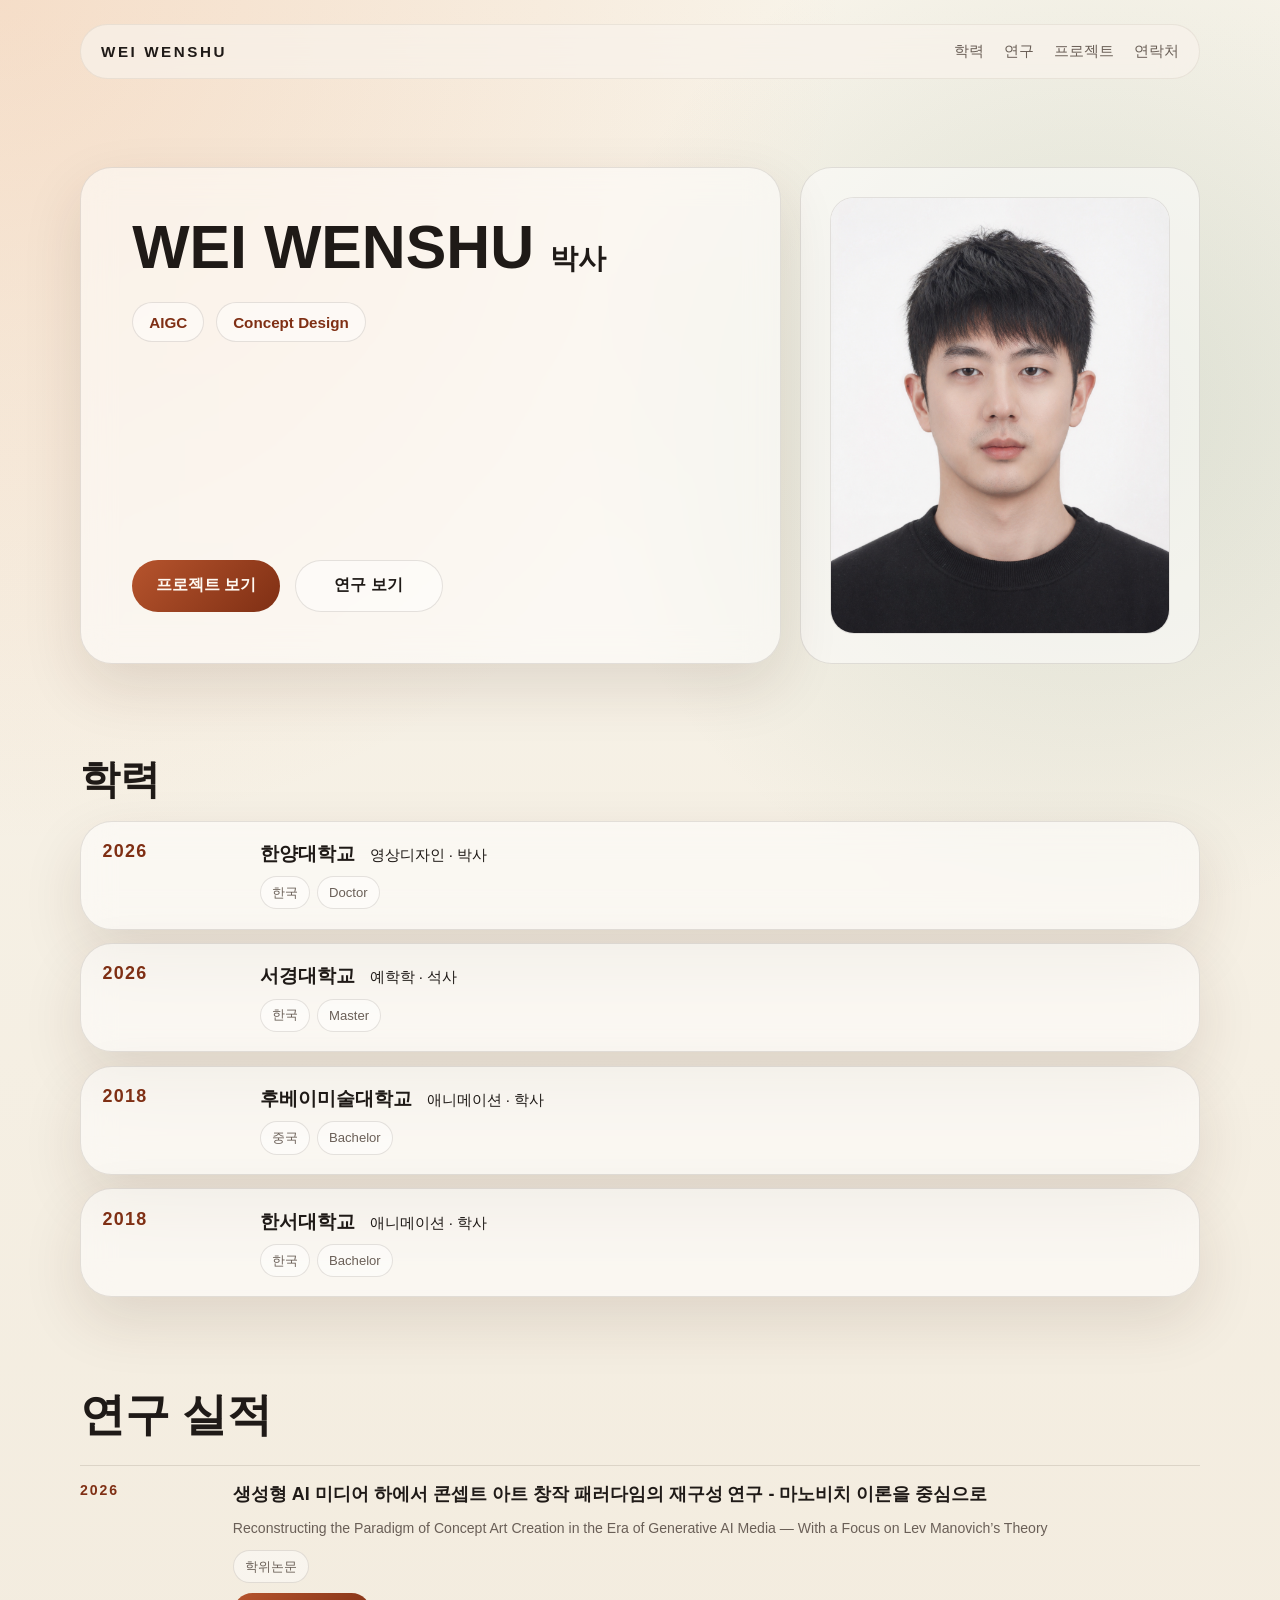
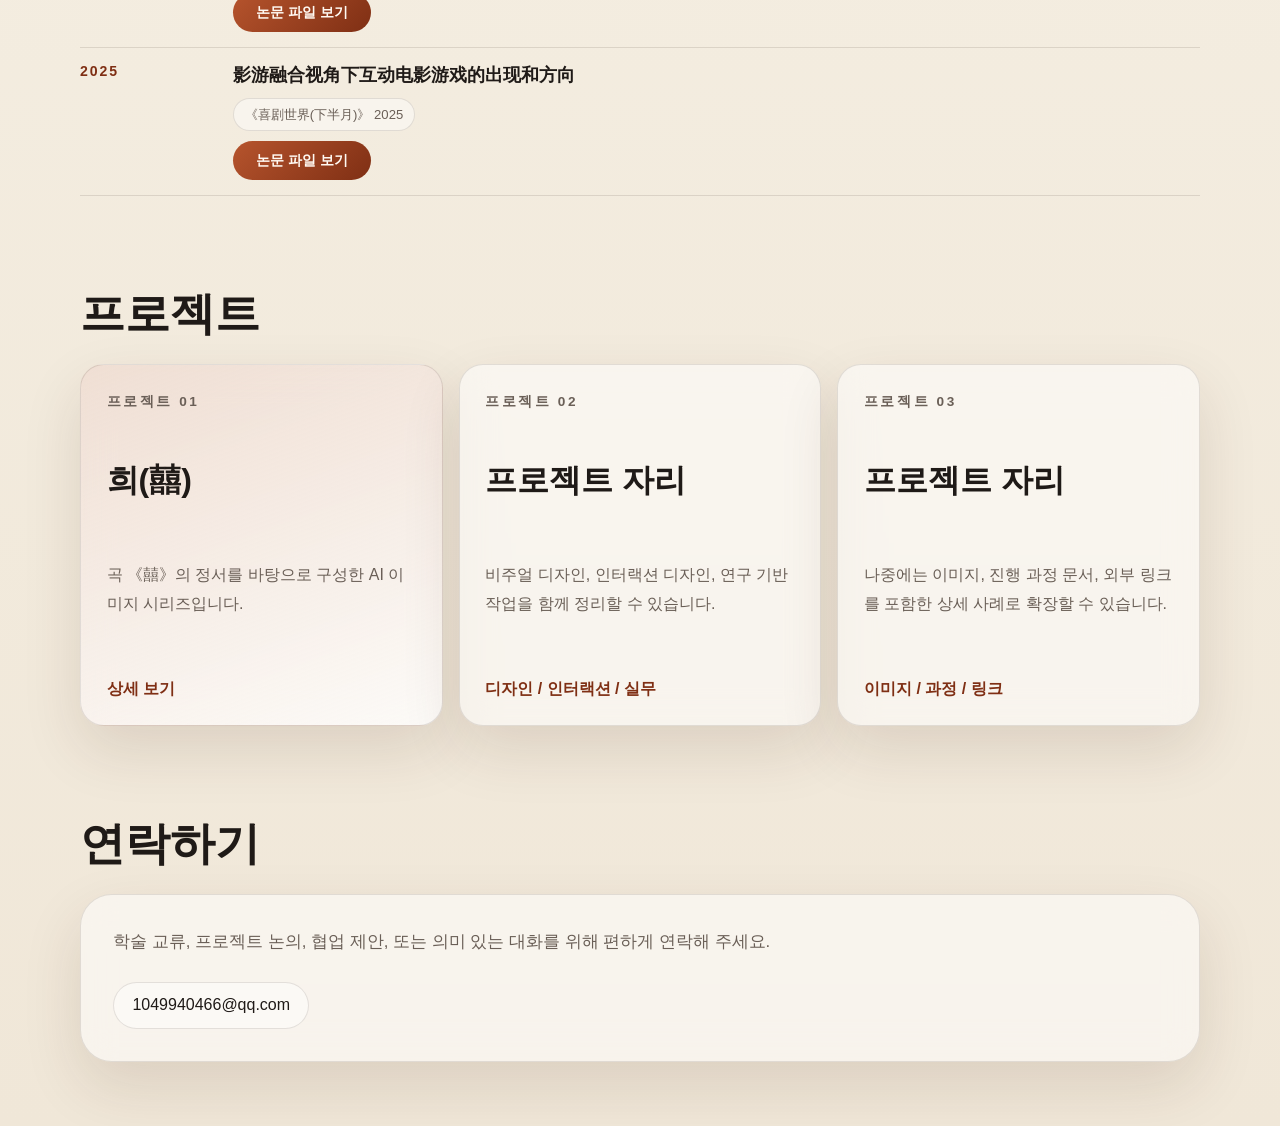
<file: index.html>
<!DOCTYPE html>
<html lang="ko">
  <head>
    <meta charset="UTF-8" />
    <meta name="viewport" content="width=device-width, initial-scale=1.0" />
    <title>WEI WENSHU | 개인 웹사이트</title>
    <meta
      name="description"
      content="WEI WENSHU의 개인 웹사이트로, 학력, 연구 논문, 프로젝트, 연락처 정보를 담고 있습니다."
    />
    <link rel="stylesheet" href="styles.css" />
  </head>
  <body>
    <div class="page-shell">
      <header class="site-header">
        <a class="brand" href="#top">WEI WENSHU</a>
        <button class="nav-toggle" type="button" aria-expanded="false" aria-label="내비게이션 열기">
          <span></span>
          <span></span>
        </button>
        <nav class="site-nav" aria-label="주요 내비게이션">
          <a href="#education">학력</a>
          <a href="#research">연구</a>
          <a href="#portfolio">프로젝트</a>
          <a href="#contact">연락처</a>
        </nav>
      </header>

      <main id="top">
        <section class="hero section reveal">
          <div class="hero-copy">
            <div class="hero-name-row">
              <h1>WEI WENSHU</h1>
              <p class="hero-role">박사</p>
            </div>
            <div class="hero-tags" aria-label="Professional tags">
              <span>AIGC</span>
              <span>Concept Design</span>
            </div>
            <div class="hero-actions">
              <a class="button primary" href="#portfolio">프로젝트 보기</a>
              <a class="button secondary" href="#research">연구 보기</a>
            </div>
          </div>

          <aside class="hero-card">
            <div class="avatar-placeholder" aria-label="사진 자리 표시">
              <img src="assets/profile/profile.png" alt="WEI WENSHU 프로필 사진" />
            </div>
          </aside>
        </section>

        <section class="section reveal" id="education">
          <div class="section-heading">
            <h2>학력</h2>
          </div>
          <div class="education-panel">
            <article class="education-card">
              <div class="education-year">2026</div>
              <div class="education-content">
                <div class="education-title-row">
                  <h3>한양대학교</h3>
                  <p class="education-degree">영상디자인 · 박사</p>
                </div>
                <div class="education-meta">
                  <span>한국</span>
                  <span>Doctor</span>
                </div>
              </div>
            </article>
            <article class="education-card">
              <div class="education-year">2026</div>
              <div class="education-content">
                <div class="education-title-row">
                  <h3>서경대학교</h3>
                  <p class="education-degree">예학학 · 석사</p>
                </div>
                <div class="education-meta">
                  <span>한국</span>
                  <span>Master</span>
                </div>
              </div>
            </article>
            <article class="education-card">
              <div class="education-year">2018</div>
              <div class="education-content">
                <div class="education-title-row">
                  <h3>후베이미술대학교</h3>
                  <p class="education-degree">애니메이션 · 학사</p>
                </div>
                <div class="education-meta">
                  <span>중국</span>
                  <span>Bachelor</span>
                </div>
              </div>
            </article>
            <article class="education-card">
              <div class="education-year">2018</div>
              <div class="education-content">
                <div class="education-title-row">
                  <h3>한서대학교</h3>
                  <p class="education-degree">애니메이션 · 학사</p>
                </div>
                <div class="education-meta">
                  <span>한국</span>
                  <span>Bachelor</span>
                </div>
              </div>
            </article>
          </div>
        </section>

        <section class="section reveal" id="research">
          <div class="section-heading">
            <h2>연구 실적</h2>
          </div>
          <div class="timeline research-list">
            <article class="timeline-item">
              <span class="timeline-year">2026</span>
              <div class="research-entry">
                <h3>
                  생성형 AI 미디어 하에서 콘셉트 아트 창작 패러다임의 재구성 연구 - 마노비치 이론을 중심으로
                </h3>
                <p class="research-english-title">
                  Reconstructing the Paradigm of Concept Art Creation in the Era of Generative AI Media
                  — With a Focus on Lev Manovich&rsquo;s Theory
                </p>
                <div class="research-meta">
                  <span>학위논문</span>
                </div>
                <div class="research-links">
                  <a
                    class="paper-link"
                    href="papers/wei-wenshu-thesis-2026.pdf"
                    target="_blank"
                    rel="noreferrer"
                  >
                    논문 파일 보기
                  </a>
                </div>
              </div>
            </article>
            <article class="timeline-item">
              <span class="timeline-year">2025</span>
              <div class="research-entry">
                <h3>影游融合视角下互动电影游戏的出现和方向</h3>
                <div class="research-meta">
                  <span>《喜剧世界(下半月)》 2025</span>
                </div>
                <div class="research-links">
                  <a
                    class="paper-link"
                    href="papers/interactive-film-game-2025.pdf"
                    target="_blank"
                    rel="noreferrer"
                  >
                    논문 파일 보기
                  </a>
                </div>
              </div>
            </article>
          </div>
        </section>

        <section class="section reveal" id="portfolio">
          <div class="section-heading">
            <h2>프로젝트</h2>
          </div>
          <div class="projects-grid portfolio-grid">
            <a class="project-card featured project-link-card" href="project-01.html">
              <p class="project-tag">프로젝트 01</p>
              <h3>희(囍)</h3>
              <p>곡 《囍》의 정서를 바탕으로 구성한 AI 이미지 시리즈입니다.</p>
              <span>상세 보기</span>
            </a>
            <article class="project-card">
              <p class="project-tag">프로젝트 02</p>
              <h3>프로젝트 자리</h3>
              <p>비주얼 디자인, 인터랙션 디자인, 연구 기반 작업을 함께 정리할 수 있습니다.</p>
              <span>디자인 / 인터랙션 / 실무</span>
            </article>
            <article class="project-card">
              <p class="project-tag">프로젝트 03</p>
              <h3>프로젝트 자리</h3>
              <p>나중에는 이미지, 진행 과정 문서, 외부 링크를 포함한 상세 사례로 확장할 수 있습니다.</p>
              <span>이미지 / 과정 / 링크</span>
            </article>
          </div>
        </section>

        <section class="section contact-section reveal" id="contact">
          <div class="section-heading">
            <h2>연락하기</h2>
          </div>
          <div class="contact-card">
            <p>
              학술 교류, 프로젝트 논의, 협업 제안, 또는 의미 있는 대화를 위해 편하게 연락해 주세요.
            </p>
            <div class="contact-links">
              <a href="mailto:1049940466@qq.com">1049940466@qq.com</a>
            </div>
          </div>
        </section>
      </main>
    </div>

    <script src="script.js"></script>
  </body>
</html>
</file>
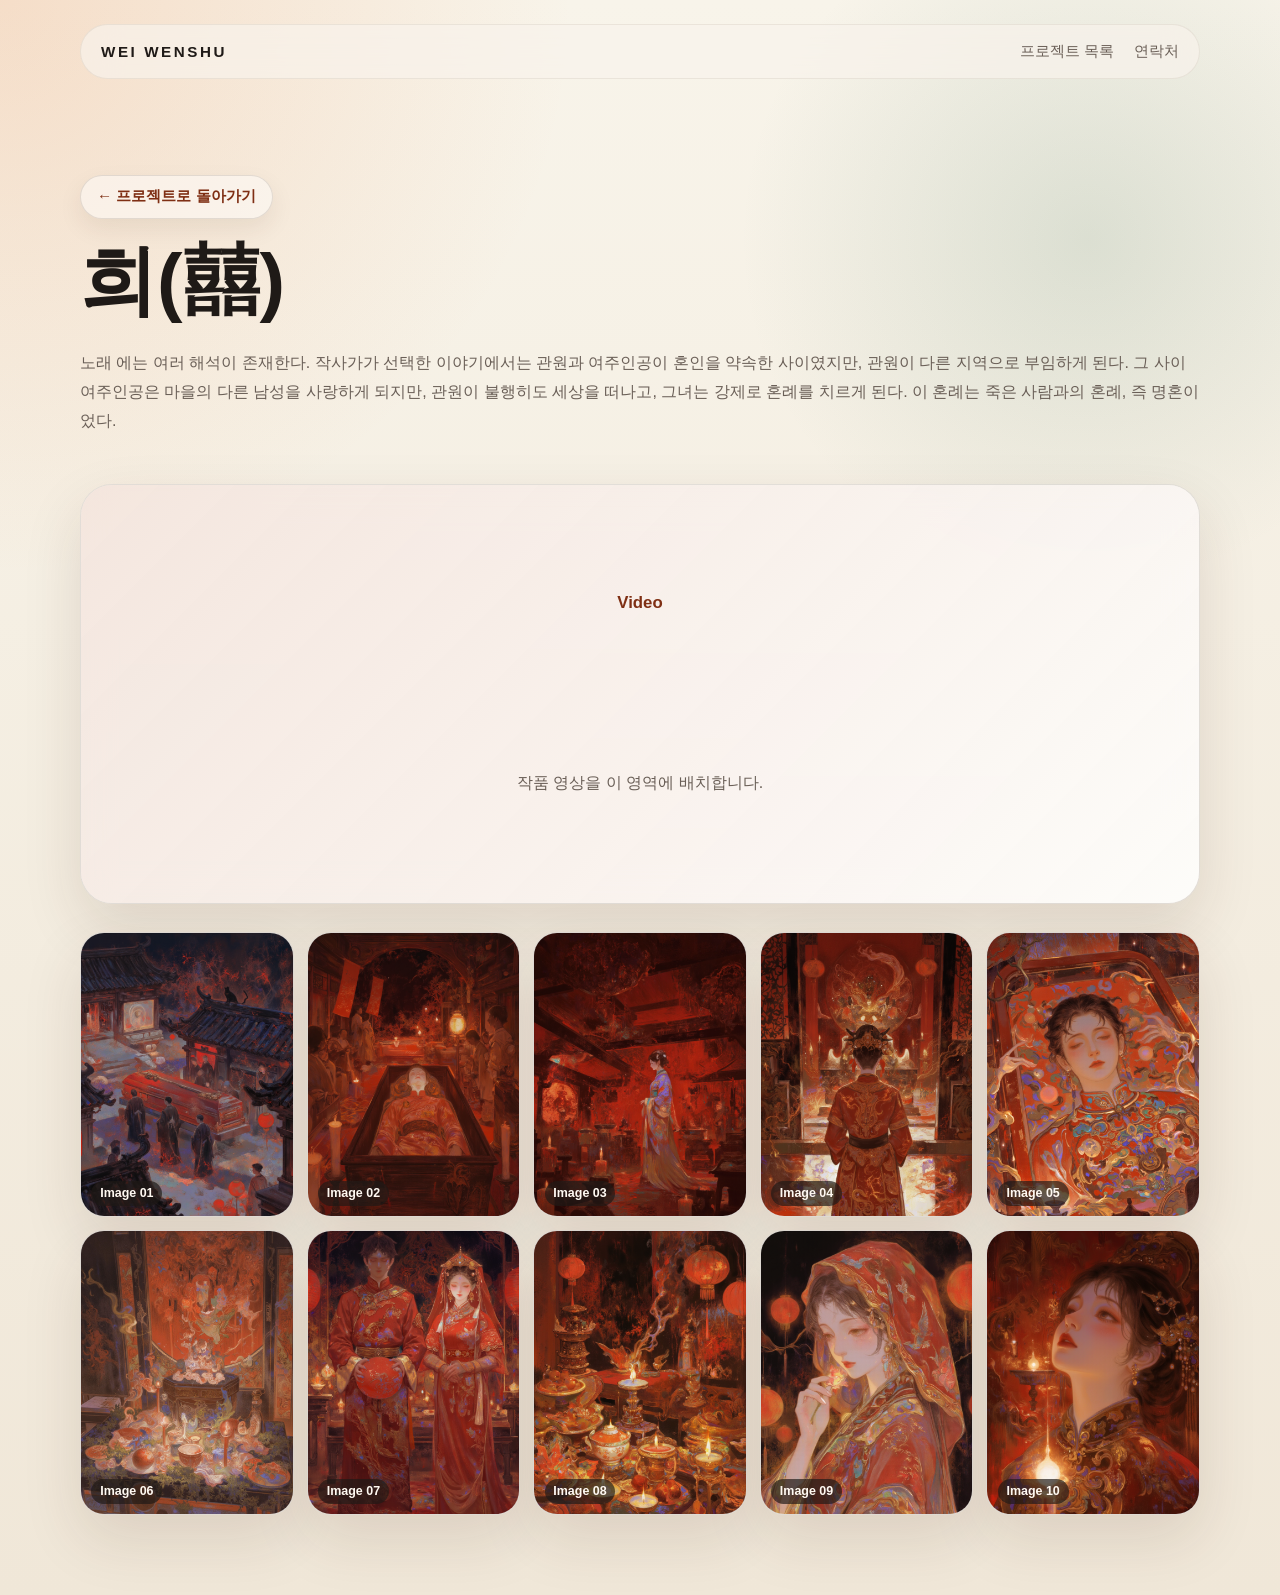
<file: project-01.html>
<!DOCTYPE html>
<html lang="ko">
  <head>
    <meta charset="UTF-8" />
    <meta name="viewport" content="width=device-width, initial-scale=1.0" />
    <title>프로젝트 01 | WEI WENSHU</title>
    <meta
      name="description"
      content="WEI WENSHU의 프로젝트 01 상세 페이지입니다. 이미지와 영상 작품을 함께 보여줍니다."
    />
    <link rel="stylesheet" href="styles.css" />
  </head>
  <body>
    <div class="page-shell project-detail-page">
      <header class="site-header">
        <a class="brand" href="index.html#top">WEI WENSHU</a>
        <nav class="site-nav" aria-label="프로젝트 내비게이션">
          <a href="index.html#portfolio">프로젝트 목록</a>
          <a href="index.html#contact">연락처</a>
        </nav>
      </header>

      <main>
        <section class="project-detail-hero reveal">
          <a class="back-link" href="index.html#portfolio">← 프로젝트로 돌아가기</a>
          <h1>희(囍)</h1>
          <p>
            노래 에는 여러 해석이 존재한다. 작사가가 선택한 이야기에서는 관원과 여주인공이
            혼인을 약속한 사이였지만, 관원이 다른 지역으로 부임하게 된다. 그 사이 여주인공은
            마을의 다른 남성을 사랑하게 되지만, 관원이 불행히도 세상을 떠나고, 그녀는 강제로
            혼례를 치르게 된다. 이 혼례는 죽은 사람과의 혼례, 즉 명혼이었다.
          </p>
        </section>

        <section class="project-media-section reveal">
          <div class="media-block video-block">
            <div class="media-placeholder">
              <span>Video</span>
              <p>작품 영상을 이 영역에 배치합니다.</p>
            </div>
          </div>
        </section>

        <section class="project-gallery reveal" aria-label="프로젝트 이미지 갤러리">
          <figure class="project-image-card">
            <img src="assets/project-01/images/1.png" alt="歌曲《囍》AI 이미지 작품 1" />
            <figcaption>Image 01</figcaption>
          </figure>
          <figure class="project-image-card">
            <img src="assets/project-01/images/2.png" alt="歌曲《囍》AI 이미지 작품 2" />
            <figcaption>Image 02</figcaption>
          </figure>
          <figure class="project-image-card">
            <img src="assets/project-01/images/3.png" alt="歌曲《囍》AI 이미지 작품 3" />
            <figcaption>Image 03</figcaption>
          </figure>
          <figure class="project-image-card">
            <img src="assets/project-01/images/4.png" alt="歌曲《囍》AI 이미지 작품 4" />
            <figcaption>Image 04</figcaption>
          </figure>
          <figure class="project-image-card">
            <img src="assets/project-01/images/5.png" alt="歌曲《囍》AI 이미지 작품 5" />
            <figcaption>Image 05</figcaption>
          </figure>
          <figure class="project-image-card">
            <img src="assets/project-01/images/6.png" alt="歌曲《囍》AI 이미지 작품 6" />
            <figcaption>Image 06</figcaption>
          </figure>
          <figure class="project-image-card">
            <img src="assets/project-01/images/7.png" alt="歌曲《囍》AI 이미지 작품 7" />
            <figcaption>Image 07</figcaption>
          </figure>
          <figure class="project-image-card">
            <img src="assets/project-01/images/8.png" alt="歌曲《囍》AI 이미지 작품 8" />
            <figcaption>Image 08</figcaption>
          </figure>
          <figure class="project-image-card">
            <img src="assets/project-01/images/9.png" alt="歌曲《囍》AI 이미지 작품 9" />
            <figcaption>Image 09</figcaption>
          </figure>
          <figure class="project-image-card">
            <img src="assets/project-01/images/10.png" alt="歌曲《囍》AI 이미지 작품 10" />
            <figcaption>Image 10</figcaption>
          </figure>
        </section>
      </main>
    </div>

    <script src="script.js"></script>
  </body>
</html>
</file>
<file: styles.css>
:root {
  --bg: #f3efe5;
  --bg-soft: rgba(255, 255, 255, 0.52);
  --surface: rgba(255, 250, 240, 0.78);
  --surface-strong: #fffaf2;
  --text: #1f1a17;
  --muted: #6a5f57;
  --line: rgba(53, 39, 25, 0.12);
  --accent: #b6542d;
  --accent-deep: #7f2f14;
  --shadow: 0 24px 60px rgba(64, 34, 14, 0.12);
  --radius-xl: 32px;
  --radius-lg: 24px;
  --radius-md: 18px;
  --container: min(1120px, calc(100vw - 2rem));
}

* {
  box-sizing: border-box;
}

html {
  scroll-behavior: smooth;
}

body {
  margin: 0;
  min-height: 100vh;
  font-family: "Microsoft YaHei", "微软雅黑", "Malgun Gothic", "Apple SD Gothic Neo", sans-serif;
  color: var(--text);
  background:
    radial-gradient(circle at top left, rgba(236, 150, 93, 0.24), transparent 28%),
    radial-gradient(circle at 85% 15%, rgba(95, 136, 112, 0.18), transparent 20%),
    linear-gradient(180deg, #f8f4ea 0%, #f0e7d8 100%);
}

a {
  color: inherit;
  text-decoration: none;
}

.page-shell {
  width: var(--container);
  margin: 0 auto;
  padding: 1rem 0 4rem;
}

.site-header {
  position: sticky;
  top: 0;
  z-index: 10;
  display: flex;
  align-items: center;
  justify-content: space-between;
  margin-top: 0.5rem;
  padding: 1rem 1.25rem;
  backdrop-filter: blur(18px);
  background: rgba(248, 243, 235, 0.7);
  border: 1px solid rgba(77, 56, 36, 0.08);
  border-radius: 999px;
}

.brand {
  font-size: 0.95rem;
  font-weight: 800;
  letter-spacing: 0.16rem;
}

.site-nav {
  display: flex;
  gap: 1.25rem;
  color: var(--muted);
  font-size: 0.95rem;
}

.site-nav a {
  position: relative;
}

.site-nav a::after {
  content: "";
  position: absolute;
  left: 0;
  bottom: -0.25rem;
  width: 100%;
  height: 1px;
  background: currentColor;
  transform: scaleX(0);
  transform-origin: left;
  transition: transform 180ms ease;
}

.site-nav a:hover::after,
.site-nav a:focus-visible::after {
  transform: scaleX(1);
}

.nav-toggle {
  display: none;
  width: 48px;
  height: 48px;
  border: 1px solid var(--line);
  border-radius: 50%;
  background: rgba(255, 255, 255, 0.4);
}

.nav-toggle span {
  display: block;
  width: 18px;
  height: 2px;
  margin: 5px auto;
  background: var(--text);
  transition: transform 180ms ease, opacity 180ms ease;
}

main {
  padding-top: 2rem;
}

.section,
.hero,
.highlights {
  margin-top: 1.5rem;
}

.hero {
  display: grid;
  grid-template-columns: 1.4fr 0.8fr;
  gap: 1.2rem;
  align-items: stretch;
}

.hero-copy,
.hero-card,
.highlight-card,
.project-card,
.skills-panel,
.contact-card {
  background: var(--bg-soft);
  border: 1px solid var(--line);
  box-shadow: var(--shadow);
  backdrop-filter: blur(16px);
}

.hero-copy {
  display: flex;
  flex-direction: column;
  padding: clamp(2rem, 4vw, 4rem);
  border-radius: var(--radius-xl);
}

.eyebrow {
  margin: 0 0 1rem;
  letter-spacing: 0.24rem;
  font-size: 0.8rem;
  color: var(--accent-deep);
}

.hero h1 {
  margin: 0;
  font-size: clamp(1.9rem, 5vw, 3.8rem);
  line-height: 0.95;
  max-width: none;
  white-space: nowrap;
}

.hero-name-row {
  display: flex;
  align-items: baseline;
  gap: 1rem;
  flex-wrap: wrap;
  margin-bottom: 1.5rem;
}

.hero-role {
  margin: 0;
  color: var(--text);
  font-size: clamp(1.35rem, 2.2vw, 1.9rem);
  font-weight: 700;
  letter-spacing: 0;
}

.hero-tags {
  display: flex;
  flex-wrap: wrap;
  gap: 0.75rem;
  margin-top: 0;
}

.hero-tags span {
  display: inline-flex;
  align-items: center;
  padding: 0.65rem 1rem;
  border-radius: 999px;
  border: 1px solid var(--line);
  background: rgba(255, 255, 255, 0.45);
  color: var(--accent-deep);
  font-size: 0.95rem;
  font-weight: 600;
}

.hero-text {
  max-width: 58ch;
  margin: 1.5rem 0 0;
  font-size: 1.05rem;
  line-height: 1.8;
  color: var(--muted);
}

.hero-actions {
  display: flex;
  gap: 0.9rem;
  flex-wrap: wrap;
  margin-top: auto;
  padding-top: 3rem;
}

.button {
  display: inline-flex;
  align-items: center;
  justify-content: center;
  min-width: 148px;
  padding: 0.9rem 1.3rem;
  border-radius: 999px;
  font-weight: 700;
  transition: transform 180ms ease, background 180ms ease, color 180ms ease;
}

.button:hover,
.button:focus-visible {
  transform: translateY(-2px);
}

.button.primary {
  color: #fff9f2;
  background: linear-gradient(135deg, var(--accent) 0%, var(--accent-deep) 100%);
}

.button.secondary {
  border: 1px solid var(--line);
  background: rgba(255, 255, 255, 0.45);
}

.hero-card {
  display: flex;
  flex-direction: column;
  justify-content: space-between;
  padding: 1.8rem;
  border-radius: var(--radius-xl);
  box-shadow: none;
  backdrop-filter: none;
  transition: none;
}

.hero-card:hover,
.hero-card:focus-within {
  box-shadow: none;
  filter: none;
  transform: none;
}

.hero-card-title,
.panel-title,
.project-tag {
  margin: 0 0 1rem;
  font-size: 0.85rem;
  font-weight: 800;
  letter-spacing: 0.16rem;
  text-transform: uppercase;
  color: var(--accent-deep);
}

.avatar-placeholder {
  display: block;
  min-height: 320px;
  padding: 0;
  border-radius: calc(var(--radius-xl) - 8px);
  border: 1px solid var(--line);
  background: rgba(255, 255, 255, 0.45);
  overflow: hidden;
  box-shadow: none;
  filter: none;
  transition: none;
}

.avatar-placeholder:hover,
.avatar-placeholder:focus-within {
  box-shadow: none;
  filter: none;
  transform: none;
}

.avatar-placeholder img {
  display: block;
  width: 100%;
  height: 100%;
  min-height: 320px;
  object-fit: cover;
  object-position: center top;
}

.status-list {
  margin: 0;
  padding-left: 1.1rem;
  color: var(--muted);
  line-height: 1.8;
}

.availability {
  display: inline-flex;
  align-items: center;
  gap: 0.6rem;
  width: fit-content;
  margin-top: 1.5rem;
  padding: 0.75rem 1rem;
  border-radius: 999px;
  background: rgba(255, 255, 255, 0.6);
  border: 1px solid var(--line);
}

.dot {
  width: 10px;
  height: 10px;
  border-radius: 50%;
  background: #38a36a;
  box-shadow: 0 0 0 6px rgba(56, 163, 106, 0.14);
}

.highlights {
  display: grid;
  grid-template-columns: repeat(3, 1fr);
  gap: 1rem;
}

.highlight-card {
  padding: 1.5rem;
  border-radius: var(--radius-lg);
}

.highlight-number {
  display: block;
  margin-bottom: 0.8rem;
  font-size: 2.5rem;
  font-weight: 800;
  color: var(--accent-deep);
}

.section {
  padding: 2rem 0;
}

.section-heading {
  display: flex;
  align-items: flex-start;
  justify-content: flex-start;
  flex-direction: column;
  gap: 1rem;
  margin-bottom: 1.25rem;
  text-align: left;
}

.section-heading h2 {
  margin: 0;
  font-size: clamp(2.3rem, 5vw, 4rem);
}

#education .section-heading {
  margin-bottom: 0.85rem;
}

#education .section-heading h2 {
  font-size: clamp(1.7rem, 3.2vw, 2.5rem);
}

#research .section-heading h2,
#portfolio .section-heading h2,
#contact .section-heading h2 {
  font-size: clamp(1.8rem, 3.6vw, 2.8rem);
}

.education-panel {
  display: grid;
  gap: 0.85rem;
}

.education-card {
  display: grid;
  grid-template-columns: 140px 1fr;
  gap: 1.1rem;
  padding: 1.2rem 1.35rem;
  border-radius: var(--radius-xl);
  background: var(--bg-soft);
  border: 1px solid var(--line);
  box-shadow: var(--shadow);
  backdrop-filter: blur(16px);
}

.education-year {
  color: var(--accent-deep);
  font-size: 1.12rem;
  font-weight: 800;
  letter-spacing: 0.08rem;
}

.education-content {
  display: grid;
  gap: 0.45rem;
}

.education-title-row {
  display: flex;
  align-items: baseline;
  flex-wrap: wrap;
  gap: 0.9rem;
}

.education-content h3 {
  margin: 0;
  font-size: 1.18rem;
  font-weight: 700;
  line-height: 1.4;
}

.education-degree {
  margin: 0;
  color: var(--text);
  font-size: 0.94rem;
  line-height: 1.5;
}

.education-meta {
  display: flex;
  flex-wrap: wrap;
  gap: 0.45rem;
  margin-top: 0.1rem;
}

.education-meta span {
  display: inline-flex;
  align-items: center;
  padding: 0.42rem 0.68rem;
  border-radius: 999px;
  border: 1px solid var(--line);
  background: rgba(255, 255, 255, 0.45);
  color: var(--muted);
  font-size: 0.82rem;
}

.projects-grid {
  display: grid;
  grid-template-columns: repeat(3, 1fr);
  gap: 1rem;
}

.portfolio-grid .project-card {
  display: flex;
  flex-direction: column;
  justify-content: space-between;
  aspect-ratio: 1 / 1;
}

.project-card {
  min-height: 280px;
  padding: 1.6rem;
  border-radius: var(--radius-lg);
}

.project-link-card {
  transition: transform 180ms ease, box-shadow 180ms ease, border-color 180ms ease;
}

.project-link-card:hover,
.project-link-card:focus-visible {
  transform: translateY(-4px);
  border-color: rgba(127, 47, 20, 0.2);
  box-shadow: 0 28px 68px rgba(64, 34, 14, 0.16);
}

.project-card.featured {
  background:
    linear-gradient(160deg, rgba(182, 84, 45, 0.14), rgba(255, 255, 255, 0.56)),
    rgba(255, 255, 255, 0.52);
}

.project-card h3 {
  margin: 0 0 0.8rem;
  font-size: 2rem;
}

.project-card p {
  color: var(--muted);
  line-height: 1.8;
}

.project-card span {
  display: inline-block;
  margin-top: 1rem;
  color: var(--accent-deep);
  font-weight: 700;
}

.project-detail-page {
  padding-bottom: 5rem;
}

.project-detail-hero {
  display: grid;
  gap: 1.45rem;
  padding: clamp(2rem, 5vw, 4rem) 0 1.5rem;
}

.back-link {
  display: inline-flex;
  align-items: center;
  justify-content: center;
  width: fit-content;
  padding: 0.65rem 1rem;
  border: 1px solid var(--line);
  border-radius: 999px;
  background: rgba(255, 255, 255, 0.46);
  color: var(--accent-deep);
  font-size: 0.95rem;
  font-weight: 700;
  box-shadow: 0 10px 24px rgba(64, 34, 14, 0.08);
  transition: transform 180ms ease, background 180ms ease, box-shadow 180ms ease;
}

.back-link:hover,
.back-link:focus-visible {
  transform: translateY(-2px);
  background: rgba(255, 255, 255, 0.68);
  box-shadow: 0 16px 32px rgba(64, 34, 14, 0.12);
}

.project-detail-hero h1 {
  max-width: 12ch;
  margin: 0 0 0.45rem;
  font-size: clamp(2.4rem, 6vw, 4.8rem);
  line-height: 1;
}

.project-detail-hero p:not(.project-tag) {
  max-width: none;
  width: 100%;
  margin: 0;
  color: var(--muted);
  font-size: 1rem;
  line-height: 1.8;
}

.project-media-section {
  display: grid;
  grid-template-columns: 1fr;
  margin-top: 1.5rem;
}

.media-block,
.project-detail-copy,
.image-placeholder {
  background: var(--bg-soft);
  border: 1px solid var(--line);
  box-shadow: var(--shadow);
  backdrop-filter: blur(16px);
}

.video-block {
  min-height: 420px;
  border-radius: var(--radius-xl);
  overflow: hidden;
}

.media-placeholder,
.image-placeholder {
  display: grid;
  place-items: center;
  min-height: 100%;
  text-align: center;
}

.media-placeholder {
  height: 100%;
  padding: 2rem;
  background:
    linear-gradient(135deg, rgba(182, 84, 45, 0.12), rgba(255, 255, 255, 0.38)),
    rgba(255, 255, 255, 0.36);
}

.media-placeholder span,
.image-placeholder span {
  color: var(--accent-deep);
  font-size: 1.05rem;
  font-weight: 800;
}

.media-placeholder p {
  margin: 0.5rem 0 0;
  color: var(--muted);
}

.project-detail-copy {
  display: flex;
  flex-direction: column;
  justify-content: flex-end;
  padding: 1.5rem;
  border-radius: var(--radius-xl);
}

.project-detail-copy h2 {
  margin: 0 0 0.75rem;
  font-size: 1.4rem;
}

.project-detail-copy p {
  margin: 0;
  color: var(--muted);
  line-height: 1.8;
}

.project-gallery {
  display: grid;
  grid-template-columns: repeat(5, 1fr);
  gap: 0.8rem;
  margin-top: 1.8rem;
}

.image-placeholder,
.project-image-card {
  aspect-ratio: 3 / 4;
  border-radius: var(--radius-lg);
}

.project-image-card {
  position: relative;
  overflow: hidden;
  margin: 0;
  background: var(--bg-soft);
  border: 1px solid var(--line);
  box-shadow: var(--shadow);
}

.project-image-card img {
  display: block;
  width: 100%;
  height: 100%;
  object-fit: cover;
  transition: transform 220ms ease;
}

.project-image-card:hover img {
  transform: scale(1.04);
}

.project-image-card figcaption {
  position: absolute;
  left: 0.65rem;
  bottom: 0.65rem;
  padding: 0.35rem 0.55rem;
  border-radius: 999px;
  background: rgba(31, 26, 23, 0.68);
  color: #fff9f2;
  font-size: 0.78rem;
  font-weight: 700;
}

.timeline {
  display: grid;
  gap: 1rem;
}

.research-list {
  gap: 0;
}

.timeline-item {
  display: grid;
  grid-template-columns: 120px 1fr;
  gap: 1rem;
  padding: 1.4rem 0;
  border-top: 1px solid var(--line);
}

.timeline-item:last-child {
  border-bottom: 1px solid var(--line);
}

.research-list .timeline-item {
  grid-template-columns: 140px 1fr;
  gap: 0.8rem;
  padding: 0.95rem 0;
}

.research-list .timeline-year {
  font-size: 0.88rem;
  letter-spacing: 0.12rem;
  text-transform: uppercase;
}

.research-entry {
  display: grid;
  gap: 0.5rem;
}

.research-english-title {
  margin: -0.1rem 0 0;
  color: var(--accent-deep);
  font-size: 0.88rem;
  line-height: 1.5;
}

.research-meta {
  display: flex;
  flex-wrap: wrap;
  gap: 0.45rem;
  margin-top: 0.05rem;
}

.research-meta span {
  display: inline-flex;
  align-items: center;
  padding: 0.42rem 0.68rem;
  border-radius: 999px;
  border: 1px solid var(--line);
  background: rgba(255, 255, 255, 0.45);
  color: var(--muted);
  font-size: 0.82rem;
}

.research-links {
  margin-top: 0.1rem;
}

.paper-link {
  display: inline-flex;
  align-items: center;
  justify-content: center;
  min-width: 138px;
  padding: 0.62rem 0.95rem;
  border-radius: 999px;
  background: linear-gradient(135deg, var(--accent) 0%, var(--accent-deep) 100%);
  color: #fff9f2;
  font-size: 0.9rem;
  font-weight: 700;
  transition: transform 180ms ease, opacity 180ms ease;
}

.paper-link:hover,
.paper-link:focus-visible {
  transform: translateY(-2px);
  opacity: 0.96;
}

.timeline-year {
  font-weight: 800;
  color: var(--accent-deep);
}

.timeline-item h3 {
  margin: 0 0 0.45rem;
  font-size: 1.8rem;
}

.research-list .timeline-item h3 {
  margin: 0;
  font-size: 1.12rem;
  font-weight: 600;
  line-height: 1.45;
}

.timeline-item p {
  margin: 0;
  color: var(--muted);
  line-height: 1.8;
}

.contact-section {
  padding-bottom: 0;
}

.contact-card {
  padding: 2rem;
  border-radius: var(--radius-xl);
}

.contact-card p {
  margin: 0;
  font-size: 1.05rem;
  line-height: 1.8;
  color: var(--muted);
}

.contact-links {
  display: flex;
  flex-wrap: wrap;
  gap: 0.85rem;
  margin-top: 1.5rem;
}

.contact-links a {
  padding: 0.85rem 1.15rem;
  border-radius: 999px;
  border: 1px solid var(--line);
  background: rgba(255, 255, 255, 0.45);
}

.reveal {
  opacity: 0;
  transform: translateY(24px);
  transition: opacity 700ms ease, transform 700ms ease;
}

.reveal.is-visible {
  opacity: 1;
  transform: translateY(0);
}

@media (max-width: 920px) {
  .hero,
  .projects-grid,
  .highlights,
  .project-media-section,
  .project-gallery {
    grid-template-columns: 1fr;
  }

  .site-header {
    border-radius: 28px;
    align-items: flex-start;
    flex-wrap: wrap;
  }

  .nav-toggle {
    display: block;
  }

  .site-nav {
    display: none;
    width: 100%;
    padding-top: 0.75rem;
    flex-direction: column;
    gap: 0.85rem;
  }

  .site-nav.is-open {
    display: flex;
  }

  .timeline-item {
    grid-template-columns: 1fr;
    gap: 0.5rem;
  }

  .education-card {
    grid-template-columns: 1fr;
    gap: 0.8rem;
  }

  .hero h1 {
    font-size: clamp(1.85rem, 9vw, 3.4rem);
  }

  .video-block {
    min-height: 320px;
  }
}

@media (max-width: 640px) {
  .page-shell {
    width: min(100vw - 1rem, 100%);
  }

  .site-header,
  .hero-copy,
  .hero-card,
  .contact-card,
  .highlight-card,
  .project-card,
  .project-detail-copy,
  .video-block,
  .image-placeholder,
  .education-card {
    border-radius: 22px;
  }

  .hero-copy,
  .hero-card,
  .contact-card,
  .project-card,
  .project-detail-copy,
  .highlight-card,
  .education-card {
    padding: 1.3rem;
  }

  .hero-text,
  .contact-card p,
  .project-card p,
  .project-detail-copy p,
  .timeline-item p {
    font-size: 1rem;
  }

  .project-detail-hero h1 {
    font-size: 2.2rem;
  }
}

@media (prefers-reduced-motion: reduce) {
  html {
    scroll-behavior: auto;
  }

  *,
  *::before,
  *::after {
    animation: none !important;
    transition: none !important;
  }

  .reveal {
    opacity: 1;
    transform: none;
  }
}
</file>
